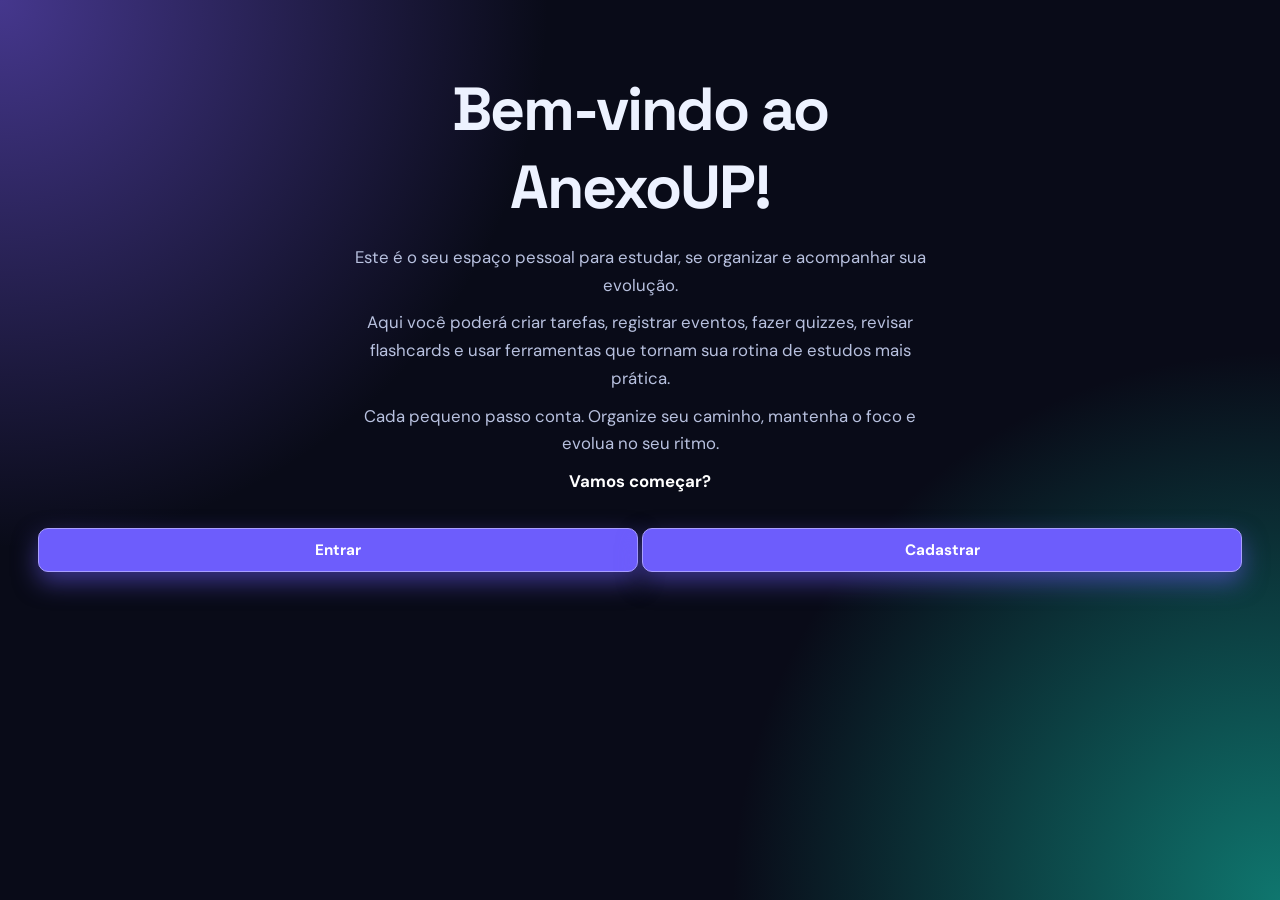
<file: index.html>
<!DOCTYPE html>
<html lang="pt-br">
<head>
    <meta charset="UTF-8">
    <meta name="viewport" content="width=device-width, initial-scale=1.0">
    <title>FocusUP</title>
    <link rel="stylesheet" href="style/style.css"
</head>
<body>
    <h1>Bem-vindo ao AnexoUP!</h1>

    <p>
        Este é o seu espaço pessoal para estudar, se organizar e acompanhar sua evolução.
    </p>

    <p>
        Aqui você poderá criar tarefas, registrar eventos, fazer quizzes, revisar flashcards e usar ferramentas que tornam sua rotina de estudos mais prática.
    </p>

    <p>
        Cada pequeno passo conta. Organize seu caminho, mantenha o foco e evolua no seu ritmo.
    </p>

    <p><strong>Vamos começar?</strong></p>

    <button id="login">Entrar</button>
    <button id="cadastro">Cadastrar</button>

    <div id="telaEntrada"></div>

    <script src="scripts/script.js"></script>
</body>
</html>
</file>
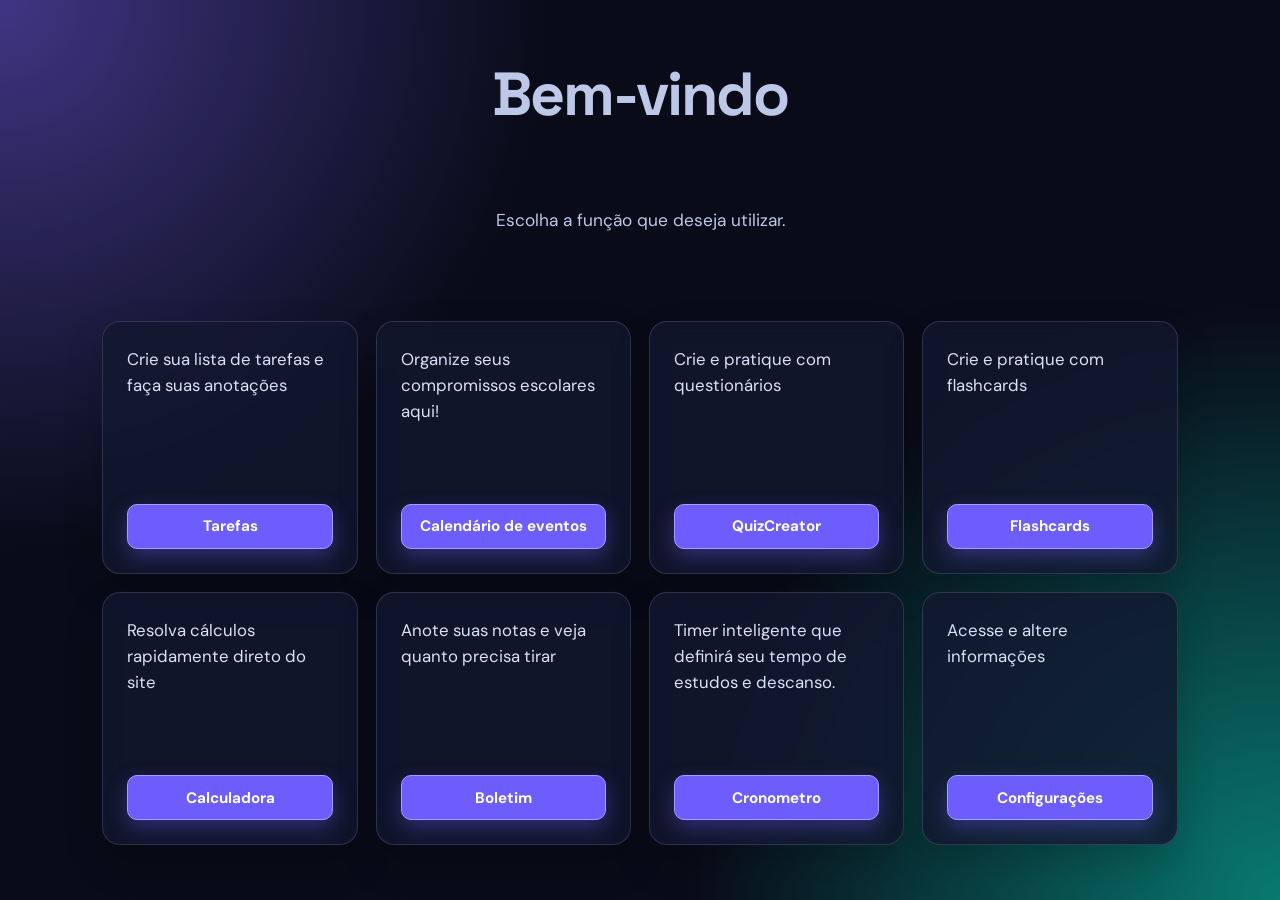
<file: menu.html>
<!DOCTYPE html>
<html lang="en">
<head>
    <meta charset="UTF-8">
    <meta name="viewport" content="width=device-width, initial-scale=1.0">
    <title>Menu</title>
    <link rel="stylesheet" href="style/menu.css">
</head>
<body>
    <p id="entrada">Bem-vindo</p>
    <p>Escolha a função que deseja utilizar.</p>

    <div>
        <p>Crie sua lista de tarefas e faça suas anotações</p>
        <button id="tarefas">Tarefas</button>
    </div>

    <div>
        <p>Organize seus compromissos escolares aqui!</p>
        <button id="eventos">Calendário de eventos</button>
    </div>
    <div>
        <p>Crie e pratique com questionários</p>
        <button id="quizCreator">QuizCreator</button>
    </div>
    <div>
        <p>Crie e pratique com flashcards</p>
        <button id="flashcards">Flashcards</button>
    </div>
    <div>
        <p>Resolva cálculos rapidamente direto do site</p>
        <button id="calculadora">Calculadora</button>
    </div>
    <div>
        <p>Anote suas notas e veja quanto precisa tirar</p>
        <button id="boletim">Boletim</button>
    </div>
    <div>
        <p>Timer inteligente que definirá seu tempo de estudos e descanso.</p>
        <button id="cronometro">Cronometro</button>
    </div>
    <div>
        <p>Acesse e altere informações</p>
        <button id="configuracao">Configurações</button>
    </div>

    <script src="scripts/menu.js"></script>
</body>
</html>
</file>
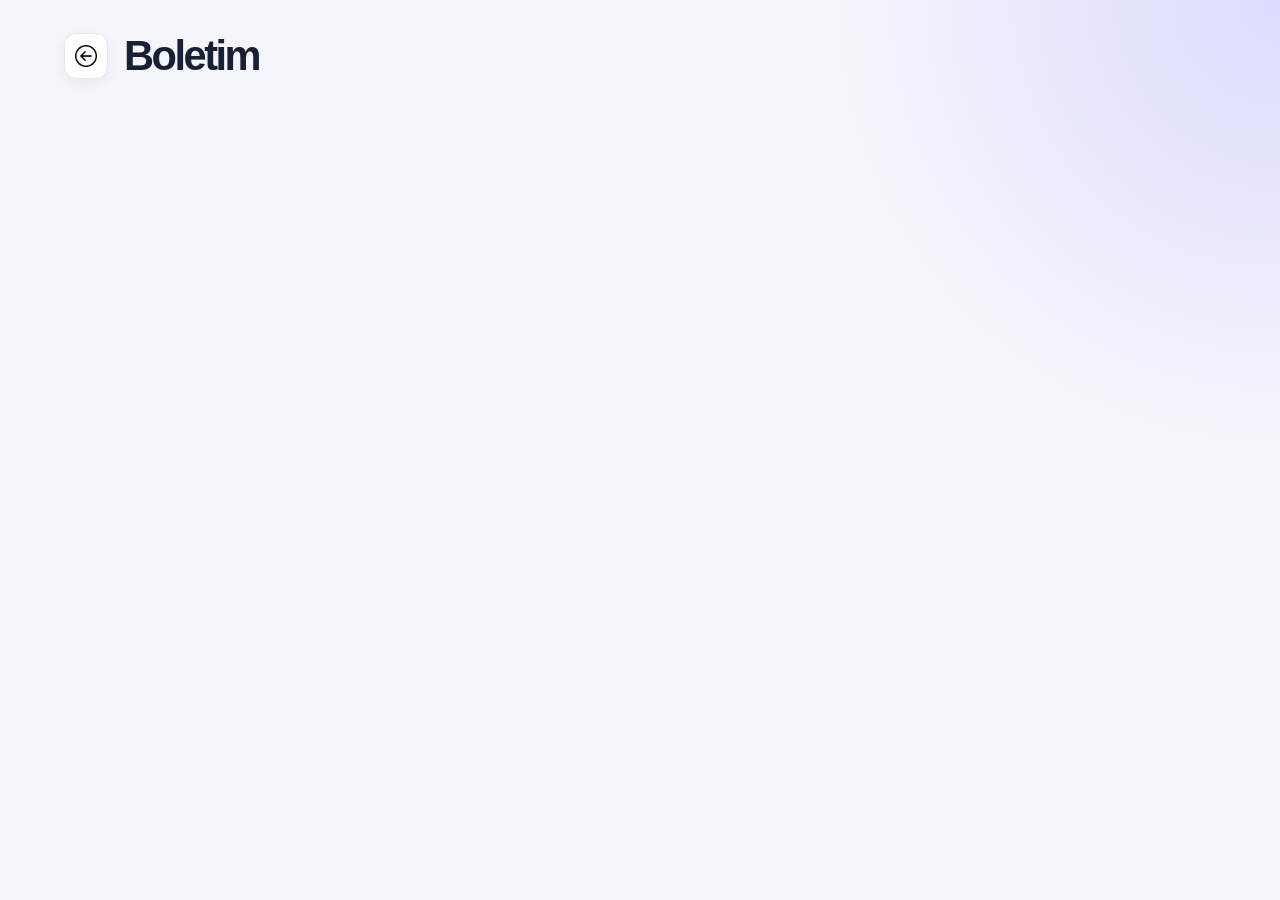
<file: pages/boletim.html>
<!DOCTYPE html>
<html lang="pt-br">
<head>
    <meta charset="UTF-8">
    <meta name="viewport" content="width=device-width, initial-scale=1.0">
    <title>Boletim</title>
    <link rel="stylesheet" href="../style/boletim.css">
</head>
<body>
    <div>
        <button id="voltar"><img src="../image/voltarbutton.png" alt="Voltar"></button>
        <h1>Boletim</h1>
    </div>

    <div id="firstLog">
        <form id="formulario">
            <p id="bemvindo"></p>
            <p>Qual a média cobrada pela sua instituição?</p>
            <input type="number" id="media"> <br>

            <button>Enviar</button>
        </form>
    </div>

    <div id="criadorBoletim">
        <button id="adicionarNota">Adicionar Nota</button>
    </div>
    <div id="resultadoBoletim">
        <table>
            <thead>
                <tr>
                    <th>Matéria</th>
                    <th>1º Bimestre</th>
                    <th>2º Bimestre</th>
                    <th>3º Bimestre</th>
                    <th>4º Bimestre</th>
                    <th>Média final</th>
                    <th>Pontos Necessários</th>
                </tr>
            </thead>
            <tbody id="planilhaNota">

            </tbody>
        </table>
    </div>

    <script src="../scripts/boletim.js"></script>
</body>
</html>
</file>
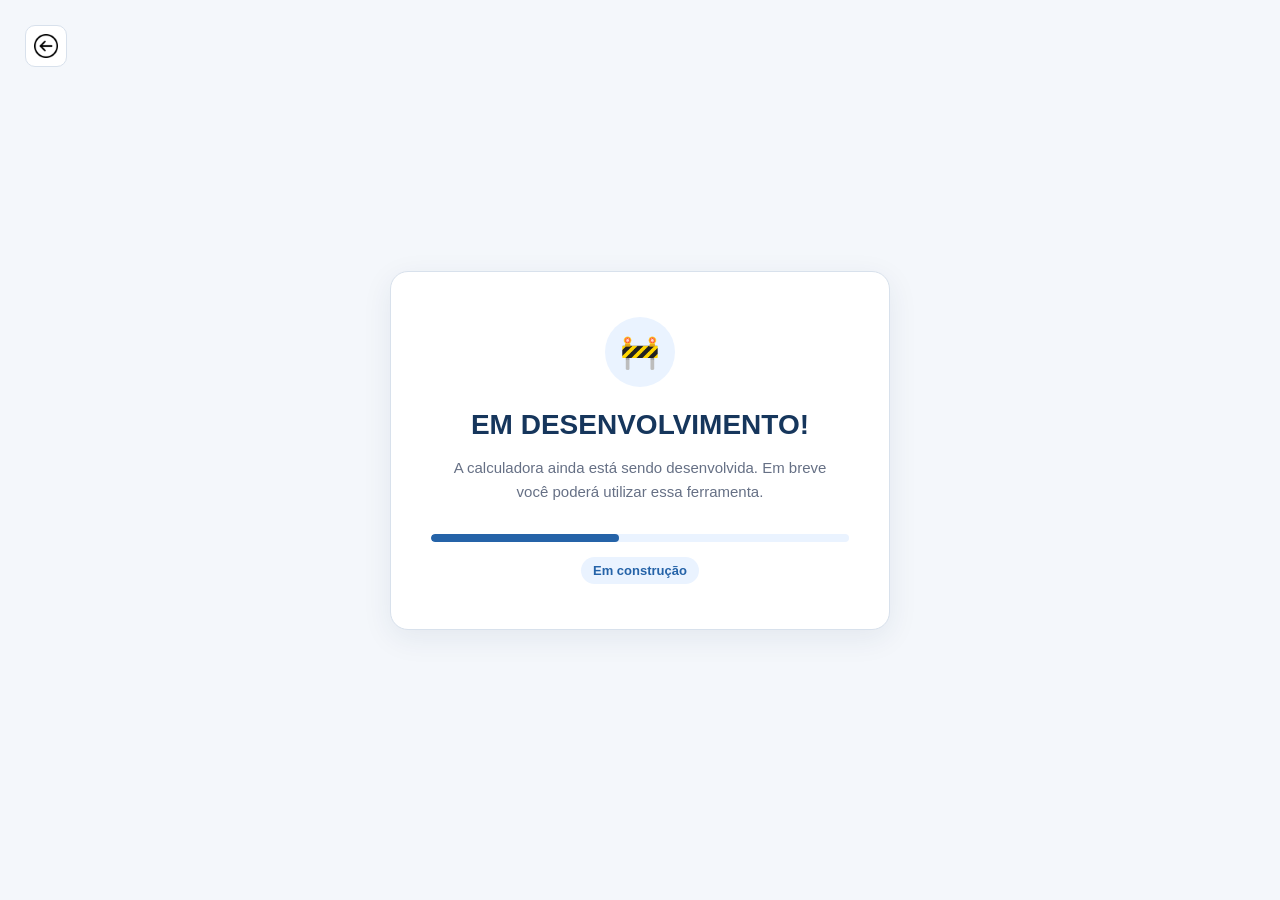
<file: pages/calculadora.html>
<!DOCTYPE html>
<html lang="pt-br">

<head>
    <meta charset="UTF-8">
    <meta name="viewport" content="width=device-width, initial-scale=1.0">

    <title>Calculadora</title>

    <link rel="stylesheet" href="../style/workinprogress.css">
</head>

<body>

    <button id="voltar">
        <img src="../image/voltarbutton.png" alt="Voltar">
    </button>

    <main class="container">

        <section class="card">

            <div class="icone">🚧</div>

            <h1>Em desenvolvimento!</h1>

            <p>
                A calculadora ainda está sendo desenvolvida.
                Em breve você poderá utilizar essa ferramenta.
            </p>

            <div class="progresso">
                <div class="barra"></div>
            </div>

            <span class="status">Em construção</span>

        </section>

    </main>

    <script src="../scripts/workinprogress.js"></script>

</body>

</html>
</file>
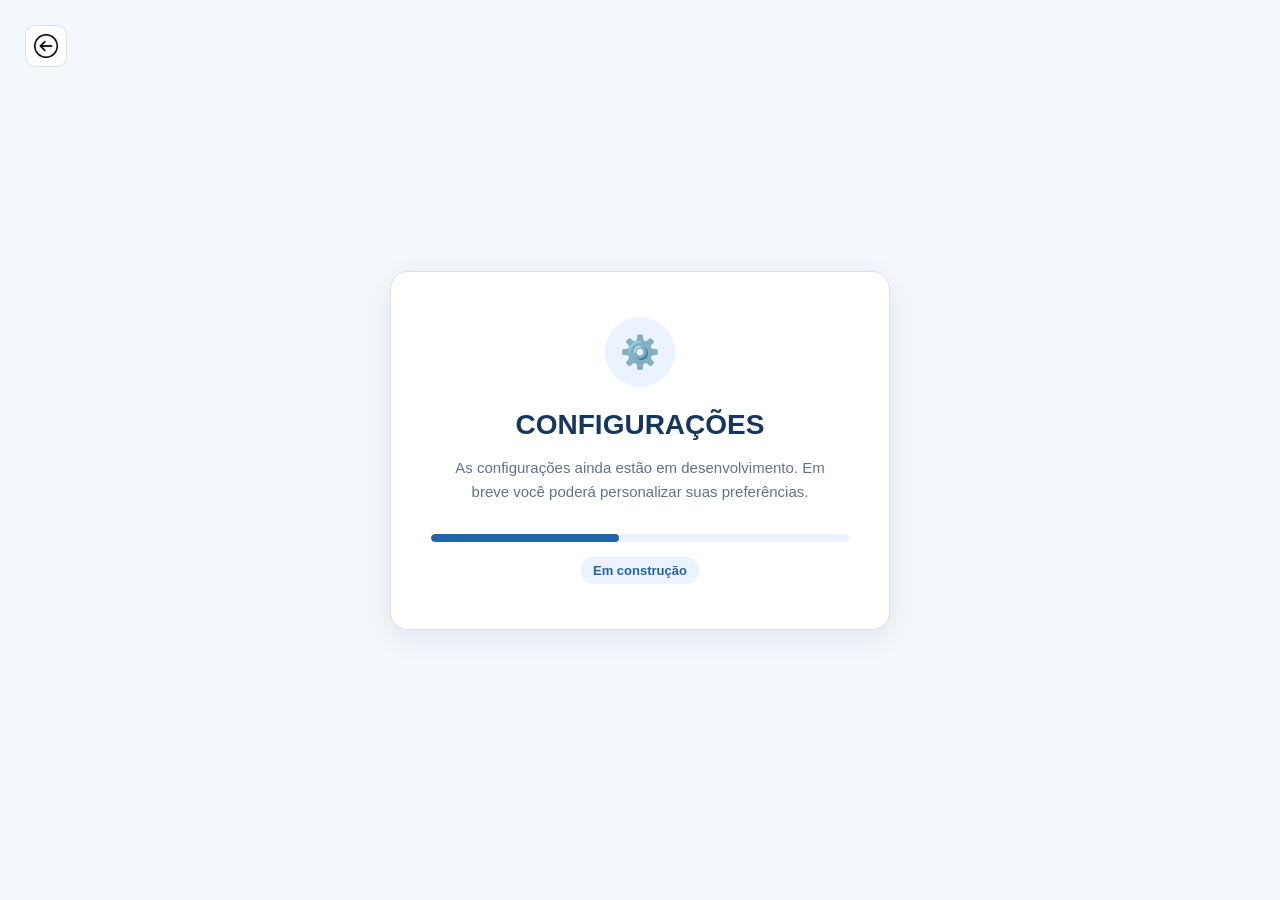
<file: pages/configuracao.html>
<!DOCTYPE html>
<html lang="pt-br">

<head>
    <meta charset="UTF-8">
    <meta name="viewport" content="width=device-width, initial-scale=1.0">

    <title>Configurações</title>

    <link rel="stylesheet" href="../style/workinprogress.css">
</head>

<body>

    <button id="voltar">
        <img src="../image/voltarbutton.png" alt="Voltar">
    </button>

    <main class="container">

        <section class="card">

            <div class="icone">⚙️</div>

            <h1>Configurações</h1>

            <p>
                As configurações ainda estão em desenvolvimento.
                Em breve você poderá personalizar suas preferências.
            </p>

            <div class="progresso">
                <div class="barra"></div>
            </div>

            <span class="status">Em construção</span>

        </section>

    </main>

    <script src="../scripts/workinprogress.js"></script>

</body>

</html>
</file>
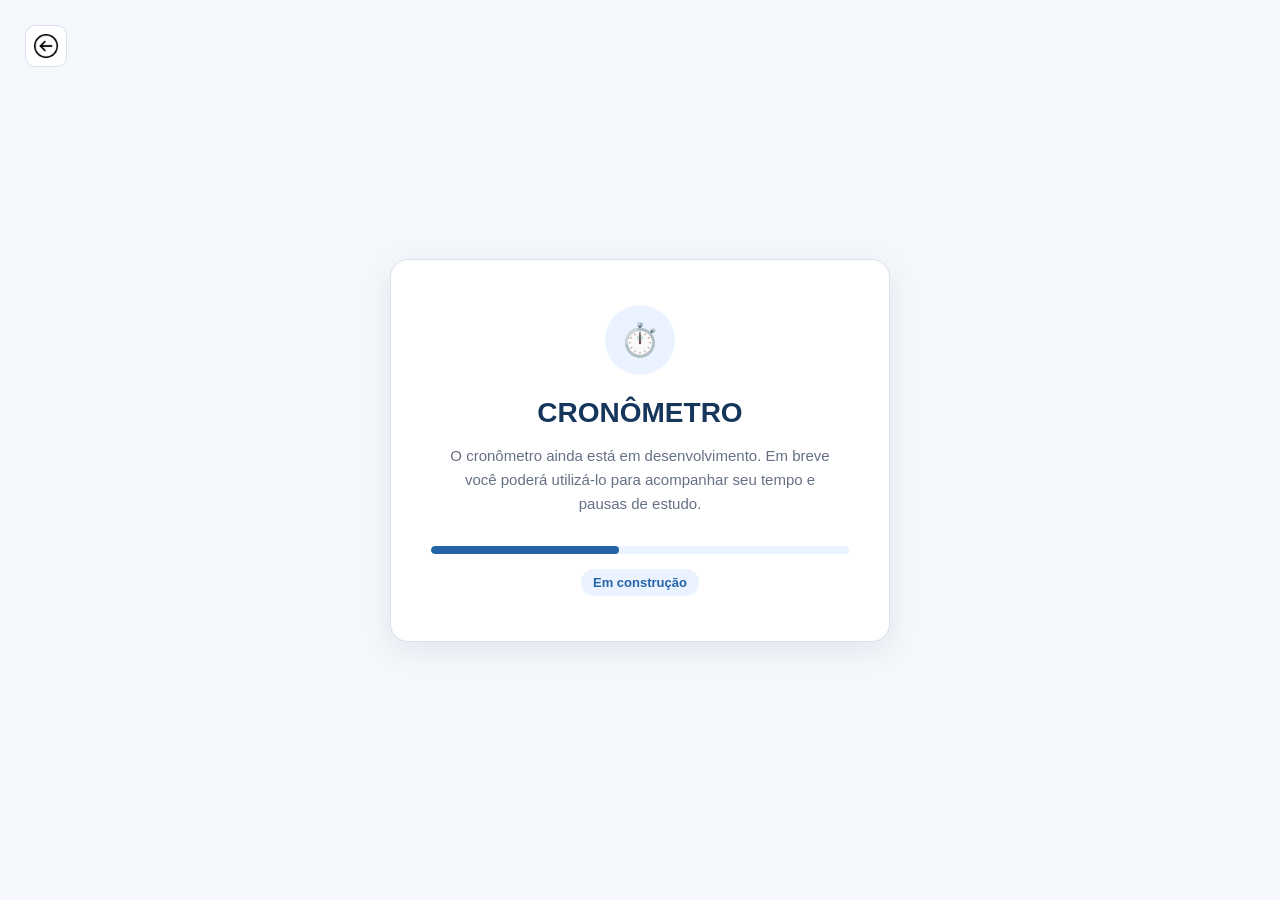
<file: pages/cronometro.html>
<!DOCTYPE html>
<html lang="pt-br">

<head>
    <meta charset="UTF-8">
    <meta name="viewport" content="width=device-width, initial-scale=1.0">

    <title>Cronômetro</title>

    <link rel="stylesheet" href="../style/workinprogress.css">
</head>

<body>

    <button id="voltar">
        <img src="../image/voltarbutton.png" alt="Voltar">
    </button>

    <main class="container">

        <section class="card">

            <div class="icone">⏱️</div>

            <h1>Cronômetro</h1>

            <p>
                O cronômetro ainda está em desenvolvimento.
                Em breve você poderá utilizá-lo para acompanhar seu tempo e pausas de estudo.
            </p>

            <div class="progresso">
                <div class="barra"></div>
            </div>

            <span class="status">Em construção</span>

        </section>

    </main>

    <script src="../scripts/workinprogress.js"></script>

</body>

</html>
</file>
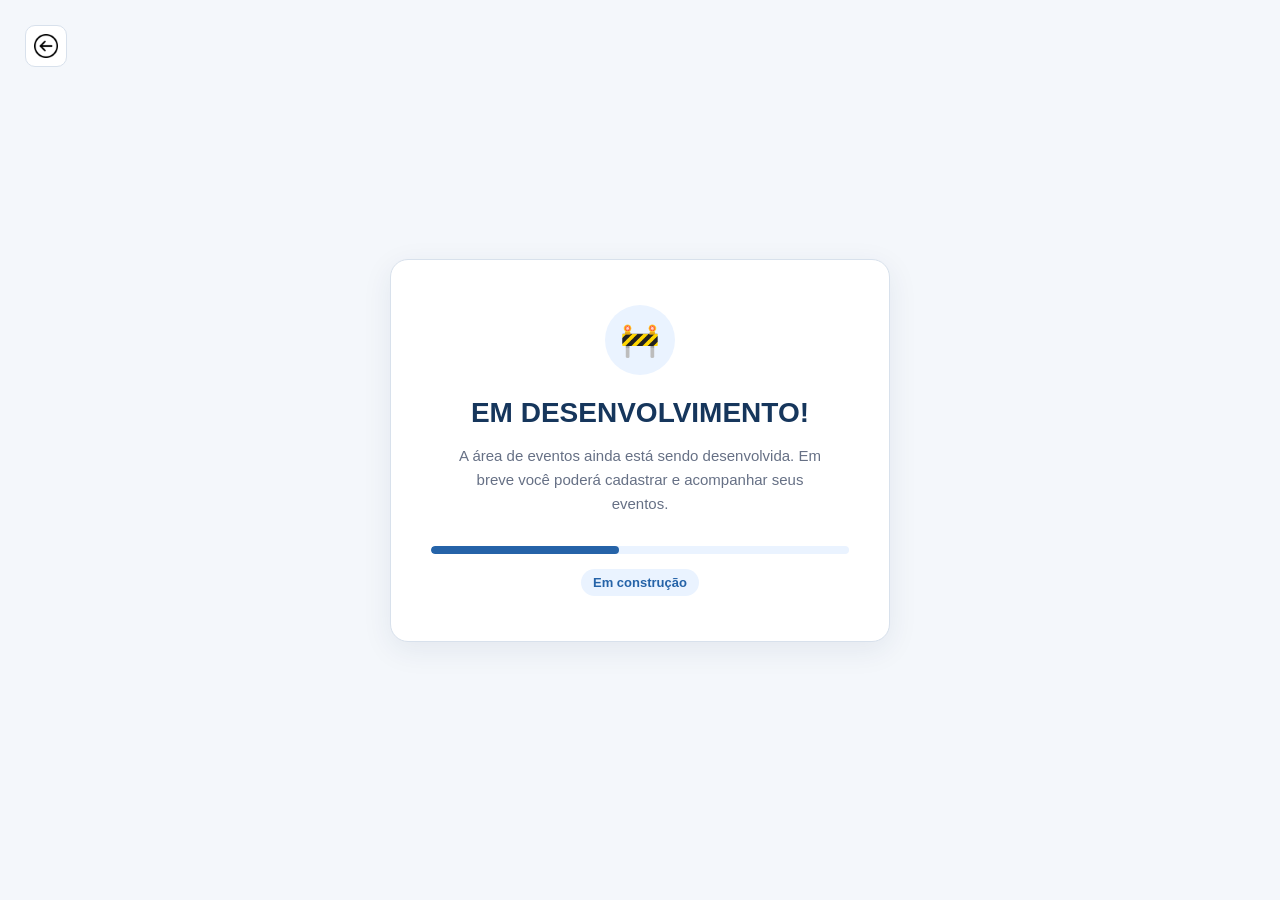
<file: pages/eventos.html>
<!DOCTYPE html>
<html lang="pt-br">
<head>
    <meta charset="UTF-8">
    <meta name="viewport" content="width=device-width, initial-scale=1.0">

    <title>Eventos</title>

    <link rel="stylesheet" href="../style/workinprogress.css">
</head>
<body>

    <button id="voltar" aria-label="Voltar ao menu">
        <img src="../image/voltarbutton.png" alt="Voltar">
    </button>

    <main class="container">
        <section class="card">
            <div class="icone">🚧</div>

            <h1>Em desenvolvimento!</h1>

            <p>
                A área de eventos ainda está sendo desenvolvida.
                Em breve você poderá cadastrar e acompanhar seus eventos.
            </p>

            <div class="progresso">
                <div class="barra"></div>
            </div>

            <span class="status">Em construção</span>
        </section>
    </main>

    <script src="../scripts/workinprogress.js"></script>
</body>
</html>
</file>
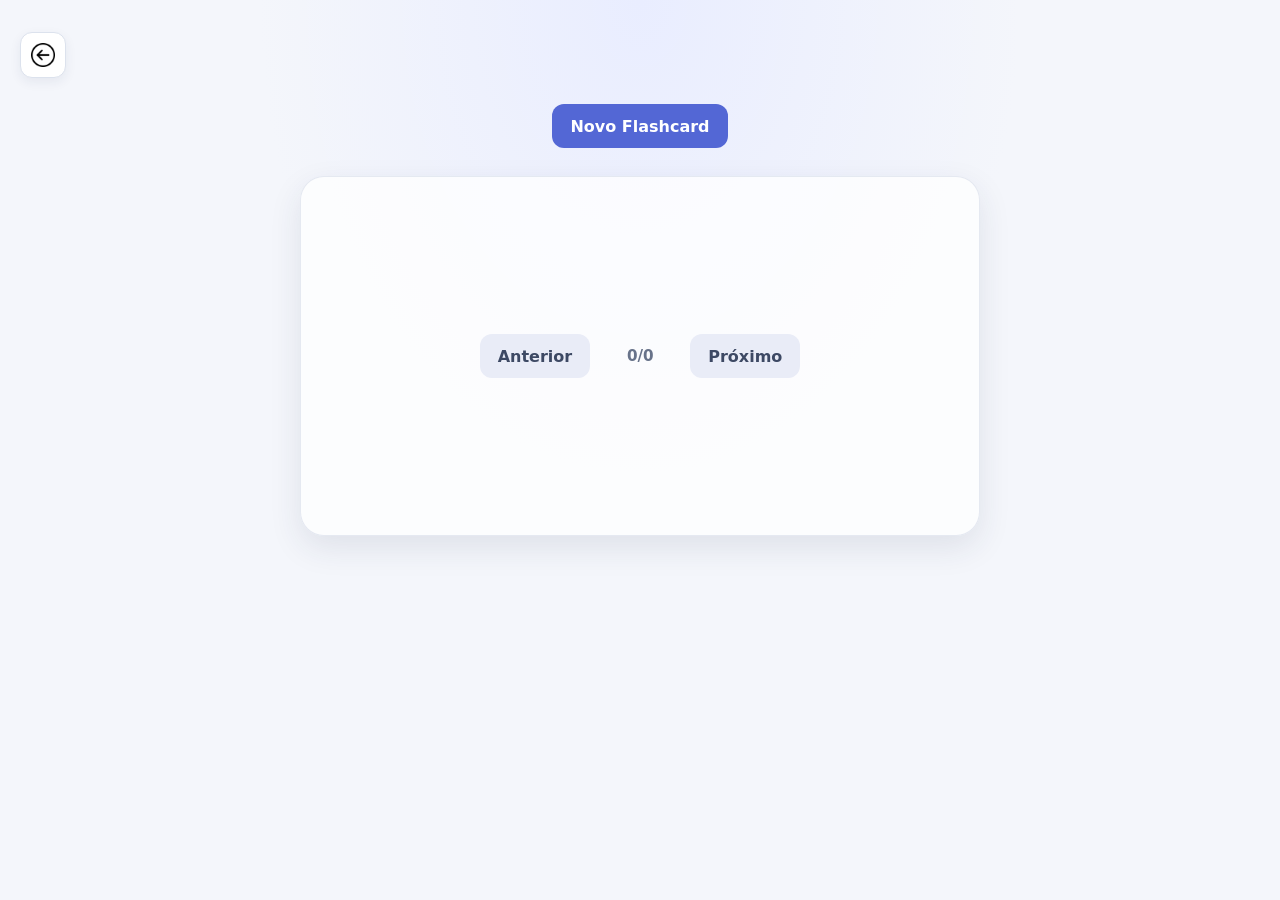
<file: pages/flashcards.html>
<!DOCTYPE html>
<html lang="pt-br">

<head>
    <meta charset="UTF-8">
    <meta name="viewport" content="width=device-width, initial-scale=1.0">

    <title>Flashcards</title>

    <link rel="stylesheet" href="../style/flashcards.css">
</head>

<body>

    <button id="voltar">
        <img src="../image/voltarbutton.png" alt="Voltar">
    </button>

    <button id="novoFlashcard">Novo Flashcard</button>

    <form id="formulario" hidden>
        <input type="text" placeholder="Pergunta" id="pergunta" required>
        <input type="text" placeholder="Resposta" id="resposta" required>
        <button id="adicionar">Adicionar</button>
    </form>

    <div id="exibicao"></div>

    <div id="propriedades" hidden>
        <button id="excluir">Excluir</button>
        <button id="editar">Editar</button>

        <form id="edicao" hidden>
            <input id="perguntaEdicao" placeholder="Editar pergunta">
            <input id="respostaEdicao" placeholder="Editar resposta">
            <button id="confirmarEdicao">Confirmar</button>
        </form>
    </div>

    <script src="../scripts/flashcards.js"></script>

</body>
</html>
</file>
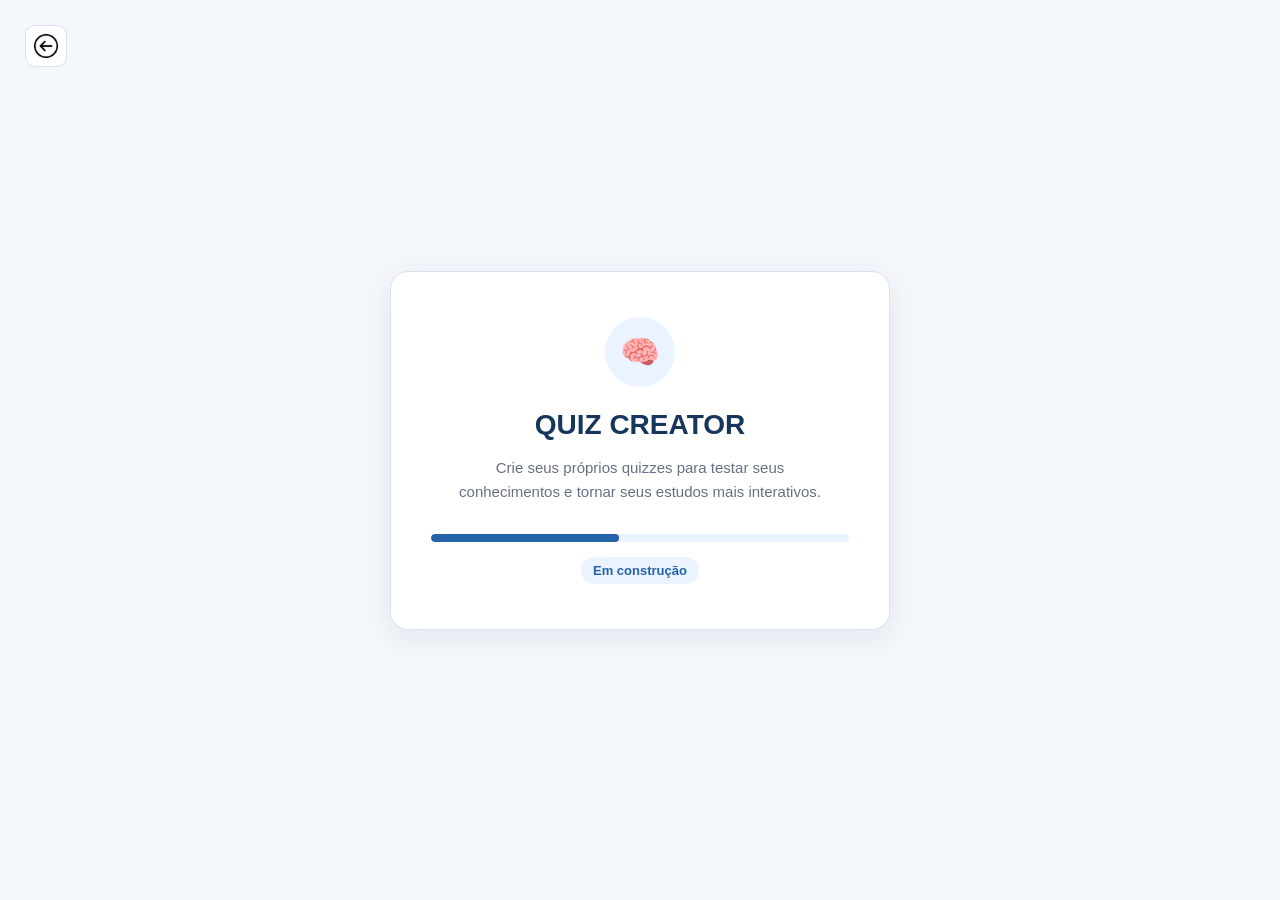
<file: pages/quizCreator.html>
<!DOCTYPE html>
<html lang="pt-br">

<head>
    <meta charset="UTF-8">
    <meta name="viewport" content="width=device-width, initial-scale=1.0">

    <title>Quiz Creator</title>

    <link rel="stylesheet" href="../style/workinprogress.css">
</head>

<body>

    <button id="voltar">
        <img src="../image/voltarbutton.png" alt="Voltar">
    </button>

    <main class="container">

        <section class="card">

            <div class="icone">🧠</div>

            <h1>Quiz Creator</h1>

            <p>
                Crie seus próprios quizzes para testar seus conhecimentos
                e tornar seus estudos mais interativos.
            </p>

            <div class="progresso">
                <div class="barra"></div>
            </div>

            <span class="status">Em construção</span>

        </section>

    </main>

    <script src="../scripts/workinprogress.js"></script>

</body>

</html>
</file>
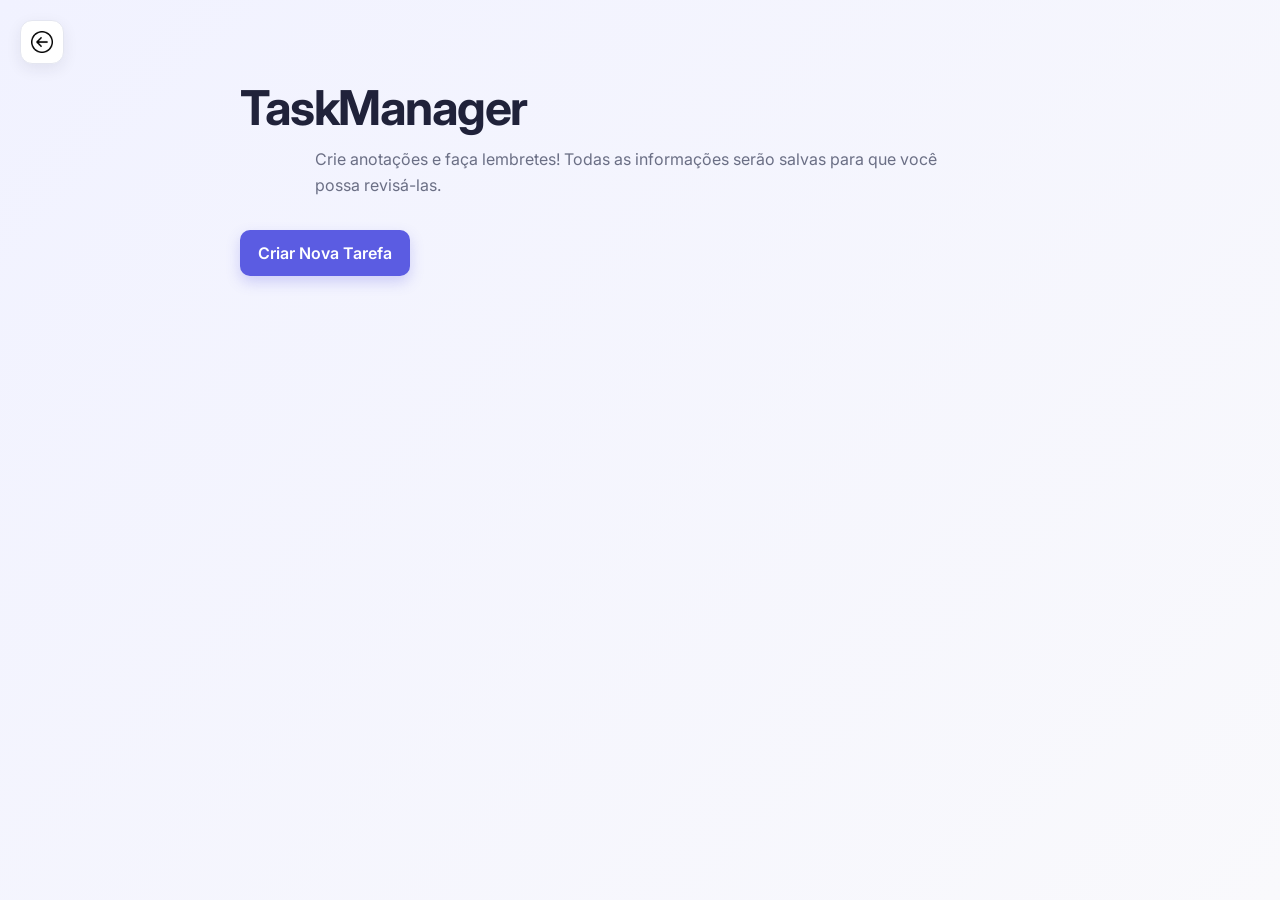
<file: pages/tarefas.html>
<!DOCTYPE html>
<html lang="pt-br">

<head>
    <meta charset="UTF-8">
    <meta name="viewport" content="width=device-width, initial-scale=1.0">

    <title>Tarefas</title>

    <link rel="stylesheet" href="../style/tarefas.css">
</head>

<body>

    <button id="voltar">
        <img src="../image/voltarbutton.png" alt="Voltar">
    </button>

    <h1>TaskManager</h1>
    <p>Crie anotações e faça lembretes! Todas as informações serão salvas para que você possa revisá-las.</p>

    <div>
        <button id="criar">Criar Nova Tarefa</button>
        <form id="formCriar">
            <input type="text" placeholder="Título" id="titulo">
            <textarea placeholder="Descrição" id="descricao"></textarea>
            <button id="adicionar">Adicionar Tarefa</button>
        </form>
    </div>

    <div id="resultados"></div>

    <script src="../scripts/tarefas.js"></script>

</body>

</html>
</file>
<file: style/style.css>
@import url("https://fonts.googleapis.com/css2?family=DM+Sans:wght@400;500;600;700&family=Space+Grotesk:wght@600;700&display=swap");

* {
    box-sizing: border-box;
}

body {
    min-height: 100vh;
    margin: 0;
    padding: 70px 20px;
    color: #edf2ff;
    font-family: "DM Sans", Arial, sans-serif;
    text-align: center;
    background:
        radial-gradient(circle at top left, #45378d, transparent 35%),
        radial-gradient(circle at bottom right, #0f766e, transparent 35%),
        #090b18;
}

h1,
body > p,
body > button,
#telaEntrada {
    width: min(100%, 600px);
    margin-right: auto;
    margin-left: auto;
}

h1 {
    margin-top: 0;
    margin-bottom: 18px;
    font-family: "Space Grotesk", sans-serif;
    font-size: clamp(2.2rem, 6vw, 3.8rem);
    letter-spacing: -2px;
}

body > p {
    margin-top: 10px;
    margin-bottom: 10px;
    color: #b8c1df;
    font-size: 1.05rem;
    line-height: 1.65;
}

body > p strong {
    color: #ffffff;
}

button {
    min-height: 44px;
    margin: 22px 5px 0;
    padding: 0 20px;
    border: 1px solid #a99fff;
    border-radius: 10px;
    cursor: pointer;
    color: #ffffff;
    font: 700 0.95rem "DM Sans", sans-serif;
    background: #6d5dfc;
    box-shadow: 0 10px 25px rgba(109, 93, 252, 0.5);
    transition: transform 0.2s, background 0.2s;
}

button:hover {
    background: #897dff;
    transform: translateY(-3px);
}

button:active {
    transform: translateY(0);
}

button:disabled {
    cursor: not-allowed;
    opacity: 0.45;
    transform: none;
}

#telaEntrada {
    margin-top: 32px;
}

form {
    padding: 28px;
    border: 1px solid rgba(204, 214, 255, 0.15);
    border-radius: 18px;
    text-align: left;
    background: rgba(19, 24, 47, 0.82);
    box-shadow: 0 20px 50px rgba(0, 0, 0, 0.25);
    backdrop-filter: blur(12px);
}

form p {
    display: flex;
    flex-direction: column;
    gap: 7px;
    margin: 16px 0;
    color: #dce5ff;
    font-weight: 600;
}

label {
    font-size: 0.9rem;
}

input {
    width: 100%;
    min-height: 44px;
    padding: 10px 12px;
    border: 1px solid #3a456c;
    border-radius: 9px;
    outline: none;
    color: white;
    font: inherit;
    background: #11172d;
    transition: border-color 0.2s, box-shadow 0.2s;
}

input:focus {
    border-color: #8879ff;
    box-shadow: 0 0 0 4px rgba(136, 121, 255, 0.18);
}

form button {
    width: 100%;
    margin: 12px 0 0;
    background: #19a78c;
    border-color: #4ce0c0;
    box-shadow: 0 10px 25px rgba(25, 167, 140, 0.35);
}

form button:hover {
    background: #22c7a6;
}

.mensagem {
    color: #ff8e8e;
    font-weight: bold;
}

.mensagem:empty {
    display: none;
}

form:empty {
    display: none;
}

#telaEntrada:empty {
    display: none;
}
</file>
<file: style/menu.css>
@import url("https://fonts.googleapis.com/css2?family=DM+Sans:wght@400;500;600;700&family=Space+Grotesk:wght@600;700&display=swap");

* {
    box-sizing: border-box;
}

body {
    display: grid;
    grid-template-columns: repeat(auto-fit, minmax(230px, 1fr));
    gap: 18px;
    min-height: 100vh;
    margin: 0;
    padding: 55px max(20px, 8vw);
    color: #edf2ff;
    font-family: "DM Sans", Arial, sans-serif;
    background:
        radial-gradient(circle at top left, #403583, transparent 35%),
        radial-gradient(circle at bottom right, #087a70, transparent 38%),
        #090b18;
}

#entrada,
body > p {
    grid-column: 1 / -1;
    margin: 0;
    text-align: center;
}

#entrada {
    font-family: "Space Grotesk", sans-serif;
    font-size: clamp(2.2rem, 5vw, 3.8rem);
    font-weight: 700;
    letter-spacing: -2px;
}

body > p {
    margin-bottom: 14px;
    color: #bdc8e8;
    font-size: 1.08rem;
}

body > div {
    display: flex;
    min-height: 190px;
    padding: 24px;
    border: 1px solid rgba(191, 205, 255, 0.16);
    border-radius: 18px;
    flex-direction: column;
    justify-content: space-between;
    background: rgba(19, 24, 47, 0.82);
    box-shadow: 0 18px 38px rgba(0, 0, 0, 0.2);
    backdrop-filter: blur(12px);
    transition: transform 0.2s, border-color 0.2s;
}

body > div:hover {
    border-color: rgba(142, 129, 255, 0.75);
    transform: translateY(-5px);
}

body > div p {
    margin: 0;
    color: #d9e2fb;
    font-size: 1.05rem;
    line-height: 1.55;
}

button {
    min-height: 45px;
    margin-top: 22px;
    padding: 10px 14px;
    border: 1px solid #a79dff;
    border-radius: 10px;
    cursor: pointer;
    color: #ffffff;
    font: 700 0.95rem "DM Sans", sans-serif;
    background: #6d5dfc;
    box-shadow: 0 8px 20px rgba(109, 93, 252, 0.35);
    transition: transform 0.2s, background 0.2s;
}

button:hover {
    background: #897dff;
    transform: translateY(-2px);
}

button:active {
    transform: translateY(0);
}

@media (max-width: 550px) {
    body {
        grid-template-columns: 1fr;
        padding: 36px 16px;
    }
}
</file>
<file: style/boletim.css>
#voltar {
    width: 40px;
    height: 40px;
    padding: 0;
    border: none;
    background: none;
    cursor: pointer;
}

#voltar img {
    width: 25px;
    height: 25px;
}

@import url("https://fonts.googleapis.com/css2?family=Inter:wght@400;500;600;700;800&display=swap");

:root {
    --primary: #5b5bd6;
    --primary-dark: #4242b6;
    --success: #168a55;
    --text: #182033;
    --muted: #667085;
    --surface: #ffffff;
    --background: #f4f6fb;
    --border: #e5e7ef;
    --shadow: 0 16px 40px rgba(32, 42, 80, 0.1);
}

* {
    box-sizing: border-box;
}

body {
    margin: 0;
    min-height: 100vh;
    padding: 32px clamp(16px, 5vw, 72px);
    background:
        radial-gradient(circle at top right, #dcdcff 0, transparent 28rem),
        var(--background);
    color: var(--text);
    font-family: "Inter", Arial, sans-serif;
}

/* Cabeçalho */
body > div:first-child {
    display: flex;
    align-items: center;
    gap: 16px;
    max-width: 1200px;
    margin: 0 auto 32px;
}

h1 {
    margin: 0;
    font-size: clamp(1.8rem, 4vw, 2.6rem);
    letter-spacing: -0.06em;
}

#voltar {
    display: grid;
    place-items: center;
    width: 44px;
    height: 44px;
    padding: 0;
    border: 1px solid var(--border);
    border-radius: 12px;
    background: var(--surface);
    box-shadow: 0 4px 12px rgba(20, 25, 50, 0.06);
    cursor: pointer;
    transition: transform 0.2s, border-color 0.2s, background 0.2s;
}

#voltar:hover {
    transform: translateX(-3px);
    border-color: var(--primary);
    background: #f5f5ff;
}

#voltar img {
    width: 22px;
    height: 22px;
    object-fit: contain;
}

/* Cartões */
#firstLog,
#criadorBoletim,
#resultadoBoletim {
    max-width: 1200px;
    margin: 0 auto 24px;
    border: 1px solid rgba(229, 231, 239, 0.9);
    border-radius: 20px;
    background: rgba(255, 255, 255, 0.92);
    box-shadow: var(--shadow);
}

#firstLog {
    max-width: 560px;
    padding: clamp(24px, 5vw, 42px);
}

#formulario {
    display: grid;
    gap: 14px;
}

#formulario p {
    margin: 0;
    color: var(--muted);
    line-height: 1.6;
}

#bemvindo {
    color: var(--text) !important;
    font-size: 1.05rem;
    font-weight: 600;
}

#criadorBoletim {
    padding: 22px;
}

/* Formulário para adicionar matéria, criado pelo JavaScript */
#criadorBoletim form {
    display: grid;
    grid-template-columns: minmax(180px, 1.4fr) repeat(4, minmax(105px, 1fr)) auto;
    gap: 12px;
    margin-top: 16px;
    padding-top: 18px;
    border-top: 1px solid var(--border);
}

input {
    width: 100%;
    min-height: 46px;
    padding: 0 14px;
    outline: none;
    border: 1px solid var(--border);
    border-radius: 10px;
    background: #fff;
    color: var(--text);
    font: inherit;
    transition: border-color 0.2s, box-shadow 0.2s;
}

input::placeholder {
    color: #98a2b3;
}

input:focus {
    border-color: var(--primary);
    box-shadow: 0 0 0 4px rgba(91, 91, 214, 0.14);
}

/* Botões */
button {
    min-height: 46px;
    padding: 0 18px;
    border: 0;
    border-radius: 10px;
    background: var(--primary);
    color: white;
    font: inherit;
    font-weight: 700;
    cursor: pointer;
    transition: transform 0.2s, background 0.2s, box-shadow 0.2s;
}

button:hover:not(:disabled) {
    background: var(--primary-dark);
    transform: translateY(-2px);
    box-shadow: 0 8px 18px rgba(91, 91, 214, 0.26);
}

button:disabled {
    opacity: 0.55;
    cursor: not-allowed;
}

#formulario button,
#criadorBoletim > button {
    width: fit-content;
    min-width: 140px;
    margin-top: 6px;
}

/* Tabela */
#resultadoBoletim {
    overflow-x: auto;
}

table {
    width: 100%;
    min-width: 850px;
    border-collapse: collapse;
}

th,
td {
    padding: 16px;
    text-align: center;
    border-bottom: 1px solid var(--border);
}

th {
    background: #f7f7ff;
    color: #4d4db2;
    font-size: 0.78rem;
    font-weight: 800;
    letter-spacing: 0.03em;
    text-transform: uppercase;
    white-space: nowrap;
}

th:first-child,
td:first-child {
    padding-left: 24px;
    text-align: left;
}

td {
    color: #475467;
    font-size: 0.92rem;
}

tbody tr {
    transition: background 0.2s;
}

tbody tr:hover {
    background: #fafaff;
}

tbody tr:last-child td {
    border-bottom: 0;
}

/* Botões de editar, excluir e confirmar criados pelo JavaScript */
td button {
    display: inline-grid;
    place-items: center;
    min-width: 36px;
    min-height: 36px;
    padding: 0;
    border-radius: 9px;
    background: #f0f1ff;
    color: var(--primary);
    box-shadow: none;
}

td button:hover:not(:disabled) {
    background: #e2e3ff;
    box-shadow: none;
}

td input {
    min-height: 38px;
    min-width: 78px;
    padding: 0 8px;
    text-align: center;
}

/* Ajustes para celular */
@media (max-width: 760px) {
    body {
        padding: 20px 14px;
    }

    body > div:first-child {
        margin-bottom: 22px;
    }

    #criadorBoletim {
        padding: 16px;
    }

    #criadorBoletim form {
        grid-template-columns: 1fr 1fr;
    }

    #criadorBoletim form input:first-child,
    #criadorBoletim form button {
        grid-column: 1 / -1;
    }

    #resultadoBoletim {
        border-radius: 14px;
    }

    th,
    td {
        padding: 13px 12px;
    }
}

@media (max-width: 400px) {
    #criadorBoletim form {
        grid-template-columns: 1fr;
    }
}

[hidden] {
    display: none !important;
}

td:last-child > button[data-materia]:hover:not(:disabled) {
    background: #ff0c0c;
    color: #dc2626;
}
</file>
<file: style/workinprogress.css>
:root {
    --azul-escuro: #16365c;
    --azul: #2563a8;
    --azul-claro: #eaf3ff;
    --texto: #1d2939;
    --texto-secundario: #667085;
    --borda: #d8e1ec;
    --fundo: #f4f7fb;
    --branco: #ffffff;
}

* {
    box-sizing: border-box;
    margin: 0;
    padding: 0;
}

body {
    min-height: 100vh;

    display: flex;
    flex-direction: column;

    background: var(--fundo);
    color: var(--texto);

    font-family: Arial, Helvetica, sans-serif;
}

/* BOTÃO VOLTAR */

#voltar {
    position: absolute;
    top: 25px;
    left: 25px;

    width: 42px;
    height: 42px;

    display: flex;
    align-items: center;
    justify-content: center;

    padding: 0;

    border: 1px solid var(--borda);
    border-radius: 10px;

    background: var(--branco);

    cursor: pointer;

    transition: 0.2s ease;
}

#voltar:hover {
    background: var(--azul-claro);
    border-color: var(--azul);
    transform: translateX(-2px);
}

#voltar img {
    width: 24px;
    height: 24px;

    object-fit: contain;
}

/* CONTAINER */

.container {
    flex: 1;

    display: flex;
    align-items: center;
    justify-content: center;

    padding: 30px;
}

/* CARD */

.card {
    width: 100%;
    max-width: 500px;

    padding: 45px 40px;

    text-align: center;

    background: var(--branco);

    border: 1px solid var(--borda);
    border-radius: 18px;

    box-shadow: 0 8px 30px rgba(22, 54, 92, 0.08);
}

/* ÍCONE */

.icone {
    width: 70px;
    height: 70px;

    display: flex;
    align-items: center;
    justify-content: center;

    margin: 0 auto 22px;

    border-radius: 50%;

    background: var(--azul-claro);

    font-size: 32px;
}

/* TÍTULO */

.card h1 {
    margin-bottom: 15px;

    color: var(--azul-escuro);

    font-size: 28px;
    font-weight: 700;
    text-transform: uppercase;
}

/* TEXTO */

.card p {
    max-width: 380px;

    margin: 0 auto;

    color: var(--texto-secundario);

    font-size: 15px;
    line-height: 1.6;
}

/* BARRA DE PROGRESSO */

.progresso {
    width: 100%;
    height: 8px;

    margin-top: 30px;

    overflow: hidden;

    border-radius: 10px;

    background: var(--azul-claro);
}

.barra {
    width: 45%;
    height: 100%;

    border-radius: 10px;

    background: var(--azul);
}

/* STATUS */

.status {
    display: inline-block;

    margin-top: 15px;

    padding: 6px 12px;

    border-radius: 20px;

    background: var(--azul-claro);
    color: var(--azul);

    font-size: 13px;
    font-weight: 600;
}

/* RESPONSIVIDADE */

@media (max-width: 600px) {

    #voltar {
        top: 15px;
        left: 15px;
    }

    .container {
        padding: 20px;
    }

    .card {
        padding: 35px 25px;
    }

    .card h1 {
        font-size: 23px;
    }

}
</file>
<file: style/flashcards.css>
/* Paleta e estilos gerais */
:root {
    color-scheme: light;
    --fundo: #f4f6fb;
    --superficie: #ffffff;
    --texto: #20283a;
    --texto-suave: #68738a;
    --borda: #dce2ed;
    --primaria: #5367d5;
    --primaria-hover: #4053bd;
    --perigo: #c84452;
    --perigo-hover: #a9323f;
    --sombra: 0 12px 32px rgb(35 48 82 / 10%);
}

* {
    box-sizing: border-box;
}

body {
    min-height: 100vh;
    margin: 0;
    padding: 32px 20px 56px;
    background:
        radial-gradient(ellipse at top, #e9edff 0, transparent 42%),
        var(--fundo);
    color: var(--texto);
    font-family: Inter, ui-sans-serif, system-ui, -apple-system, BlinkMacSystemFont,
        "Segoe UI", sans-serif;
}

button,
input {
    font: inherit;
}

button {
    min-height: 44px;
    padding: 10px 18px;
    border: 0;
    border-radius: 12px;
    background: var(--primaria);
    color: #fff;
    font-weight: 650;
    cursor: pointer;
    transition: background-color 160ms ease, transform 160ms ease,
        box-shadow 160ms ease;
}

button:hover:not(:disabled) {
    background: var(--primaria-hover);
    box-shadow: 0 6px 16px rgb(83 103 213 / 22%);
    transform: translateY(-1px);
}

button:active:not(:disabled) {
    transform: translateY(0);
}

button:focus-visible,
input:focus-visible {
    outline: 3px solid rgb(83 103 213 / 35%);
    outline-offset: 3px;
}

button:disabled {
    background: #c7ccda;
    cursor: not-allowed;
    box-shadow: none;
}

/* hidden deve continuar valendo mesmo para elementos com display definido abaixo */
[hidden] {
    display: none !important;
}

/* Voltar */
#voltar {
    display: grid;
    width: 46px;
    min-height: 46px;
    padding: 10px;
    place-items: center;
    border: 1px solid var(--borda);
    background: var(--superficie);
    box-shadow: 0 4px 12px rgb(35 48 82 / 7%);
}

#voltar:hover {
    background: #eef0ff;
}

#voltar img {
    display: block;
    width: 24px;
    height: 24px;
    object-fit: contain;
}

/* Ação para criar um cartão */
#novoFlashcard {
    display: block;
    margin: 26px auto 20px;
}

/* Formulários */
#formulario,
#edicao {
    width: min(100%, 560px);
    margin: 0 auto 24px;
    padding: 22px;
    border: 1px solid var(--borda);
    border-radius: 18px;
    background: var(--superficie);
    box-shadow: var(--sombra);
}

#formulario {
    display: grid;
    grid-template-columns: 1fr 1fr auto;
    gap: 12px;
    align-items: center;
}

#edicao {
    display: grid;
    grid-template-columns: 1fr 1fr auto;
    gap: 12px;
    align-items: center;
    margin: 16px 0 0;
    padding: 16px;
    box-shadow: none;
}

input {
    width: 100%;
    min-width: 0;
    min-height: 44px;
    padding: 10px 12px;
    border: 1px solid var(--borda);
    border-radius: 10px;
    background: #fbfcff;
    color: var(--texto);
}

input::placeholder {
    color: #9099aa;
}

input:focus {
    border-color: var(--primaria);
    background: #fff;
}

/* Área do cartão e navegação */
#exibicao {
    display: flex;
    width: min(100%, 680px);
    min-height: 360px;
    margin: 28px auto;
    padding: 24px;
    flex-wrap: wrap;
    gap: 18px;
    align-items: center;
    justify-content: center;
    border: 1px solid rgb(220 226 237 / 75%);
    border-radius: 24px;
    background: rgb(255 255 255 / 75%);
    box-shadow: var(--sombra);
}

#exibicao > button:not(.flashcard) {
    background: #e9ecf7;
    color: #3d4964;
}

#exibicao > button:not(.flashcard):hover:not(:disabled) {
    background: #dce2f4;
    box-shadow: none;
}

#exibicao label {
    min-width: 64px;
    color: var(--texto-suave);
    font-size: 0.95rem;
    font-weight: 650;
    text-align: center;
}

/* Flashcard */
.flashcard {
    display: grid;
    width: min(100%, 480px);
    min-height: 240px;
    padding: 32px;
    place-items: center;
    border: 1px solid #d8def6;
    border-radius: 22px;
    background: #edf1ff;
    color: #293d79;
    box-shadow: 0 12px 28px rgb(50 68 130 / 12%);
    font-size: clamp(1.25rem, 3vw, 1.8rem);
    line-height: 1.45;
    text-align: center;
    white-space: normal;
    overflow-wrap: anywhere;
}

/* Classes aplicadas pelo JavaScript conforme o lado exibido */
.flashcard.pergunta {
    border-color: #d8def6;
    background: #edf1ff;
    color: #293d79;
}

.flashcard.resposta {
    border-color: #c9e9d3;
    background: #eaf8ee;
    color: #285b39;
}

/* Botões Editar e Excluir */
#propriedades {
    display: flex;
    width: min(100%, 680px);
    margin: 0 auto;
    flex-wrap: wrap;
    gap: 12px;
    align-items: flex-start;
    justify-content: center;
}

#excluir {
    background: var(--perigo);
}

#excluir:hover:not(:disabled) {
    background: var(--perigo-hover);
}

/* Telas estreitas */
@media (max-width: 600px) {
    body {
        padding: 20px 14px 36px;
    }

    #formulario,
    #edicao {
        grid-template-columns: 1fr;
        padding: 16px;
    }

    #formulario button,
    #edicao button {
        width: 100%;
    }

    #exibicao {
        min-height: 320px;
        margin: 20px auto;
        padding: 16px;
        gap: 12px;
        border-radius: 18px;
    }

    .flashcard {
        min-height: 210px;
        padding: 24px 18px;
        border-radius: 18px;
    }
}

@media (prefers-reduced-motion: reduce) {
    *,
    *::before,
    *::after {
        scroll-behavior: auto !important;
        transition-duration: 0.01ms !important;
    }
}
</file>
<file: style/tarefas.css>
@import url("https://fonts.googleapis.com/css2?family=Inter:wght@400;500;600;700&display=swap");

:root {
    --azul: #5b5ce2;
    --azul-escuro: #4546c7;
    --fundo: #f5f6fc;
    --card: #ffffff;
    --texto: #20223a;
    --texto-suave: #6b6f85;
    --borda: #e4e6f0;
    --vermelho: #e94f63;
    --sombra: 0 12px 30px rgba(34, 37, 70, 0.1);
}

* {
    box-sizing: border-box;
}

body {
    min-height: 100vh;
    margin: 0;
    padding: 40px 20px;
    background: linear-gradient(135deg, #f1f2ff, #f9f9fc);
    color: var(--texto);
    font-family: "Inter", Arial, sans-serif;
}

body > h1,
body > p,
body > div {
    width: min(100%, 800px);
    margin-right: auto;
    margin-left: auto;
}

#voltar {
    position: fixed;
    top: 20px;
    left: 20px;
    display: grid;
    width: 44px;
    height: 44px;
    padding: 0;
    place-items: center;
    border: 1px solid var(--borda);
    border-radius: 12px;
    background: var(--card);
    box-shadow: 0 5px 15px rgba(34, 37, 70, 0.08);
    cursor: pointer;
    transition: transform 0.2s, box-shadow 0.2s;
}

#voltar:hover {
    transform: translateY(-2px);
    box-shadow: 0 8px 18px rgba(34, 37, 70, 0.14);
}

#voltar img {
    width: 22px;
    height: 22px;
    object-fit: contain;
}

h1 {
    margin-top: 38px;
    margin-bottom: 10px;
    font-size: clamp(2rem, 5vw, 3rem);
    letter-spacing: -1.5px;
}

body > p {
    max-width: 650px;
    margin-top: 0;
    margin-bottom: 32px;
    color: var(--texto-suave);
    line-height: 1.6;
}

button {
    border: none;
    border-radius: 10px;
    font: inherit;
    font-weight: 600;
    cursor: pointer;
    transition: transform 0.2s, background 0.2s, box-shadow 0.2s;
}

button:hover {
    transform: translateY(-2px);
}

#criar,
#adicionar {
    padding: 13px 18px;
    background: var(--azul);
    color: #fff;
    box-shadow: 0 6px 14px rgba(91, 92, 226, 0.25);
}

#criar:hover,
#adicionar:hover {
    background: var(--azul-escuro);
}

#formCriar {
    display: grid;
    gap: 14px;
    margin-top: 18px;
    padding: 22px;
    border: 1px solid var(--borda);
    border-radius: 16px;
    background: var(--card);
    box-shadow: var(--sombra);
}

#formCriar[hidden] {
    display: none;
}

input,
textarea {
    width: 100%;
    padding: 13px 14px;
    border: 1px solid var(--borda);
    border-radius: 10px;
    outline: none;
    background: #fafaff;
    color: var(--texto);
    font: inherit;
    transition: border-color 0.2s, box-shadow 0.2s;
}

textarea {
    min-height: 110px;
    resize: vertical;
}

input:focus,
textarea:focus {
    border-color: var(--azul);
    box-shadow: 0 0 0 4px rgba(91, 92, 226, 0.12);
}

#adicionar {
    justify-self: start;
}

#resultados {
    display: grid;
    gap: 16px;
    margin-top: 28px;
}

#resultados > div {
    display: grid;
    grid-template-columns: 1fr auto auto;
    gap: 10px 12px;
    align-items: start;
    padding: 22px;
    border: 1px solid var(--borda);
    border-radius: 16px;
    background: var(--card);
    box-shadow: var(--sombra);
}

#resultados h2,
#resultados input {
    grid-column: 1 / -1;
    margin: 0;
}

#resultados h2 {
    font-size: 1.15rem;
}

#resultados p,
#resultados textarea {
    grid-column: 1 / -1;
    margin: 0 0 8px;
    color: var(--texto-suave);
    line-height: 1.5;
}

#resultados button {
    padding: 9px 13px;
    background: #eef0ff;
    color: var(--azul-escuro);
}

#resultados button:hover {
    background: #dedfff;
}

/* O botão Excluir é o primeiro botão de cada tarefa */
#resultados button:first-of-type {
    background: #fff0f2;
    color: var(--vermelho);
}

#resultados button:first-of-type:hover {
    background: #ffdfe4;
}

@media (max-width: 600px) {
    body {
        padding: 24px 16px;
    }

    #voltar {
        position: static;
        margin-bottom: 22px;
    }

    h1 {
        margin-top: 0;
    }

    #adicionar {
        width: 100%;
    }

    #resultados > div {
        grid-template-columns: 1fr 1fr;
    }

    #resultados h2,
    #resultados input,
    #resultados p,
    #resultados textarea {
        grid-column: 1 / -1;
    }

    #resultados button {
        width: 100%;
    }
}
</file>
